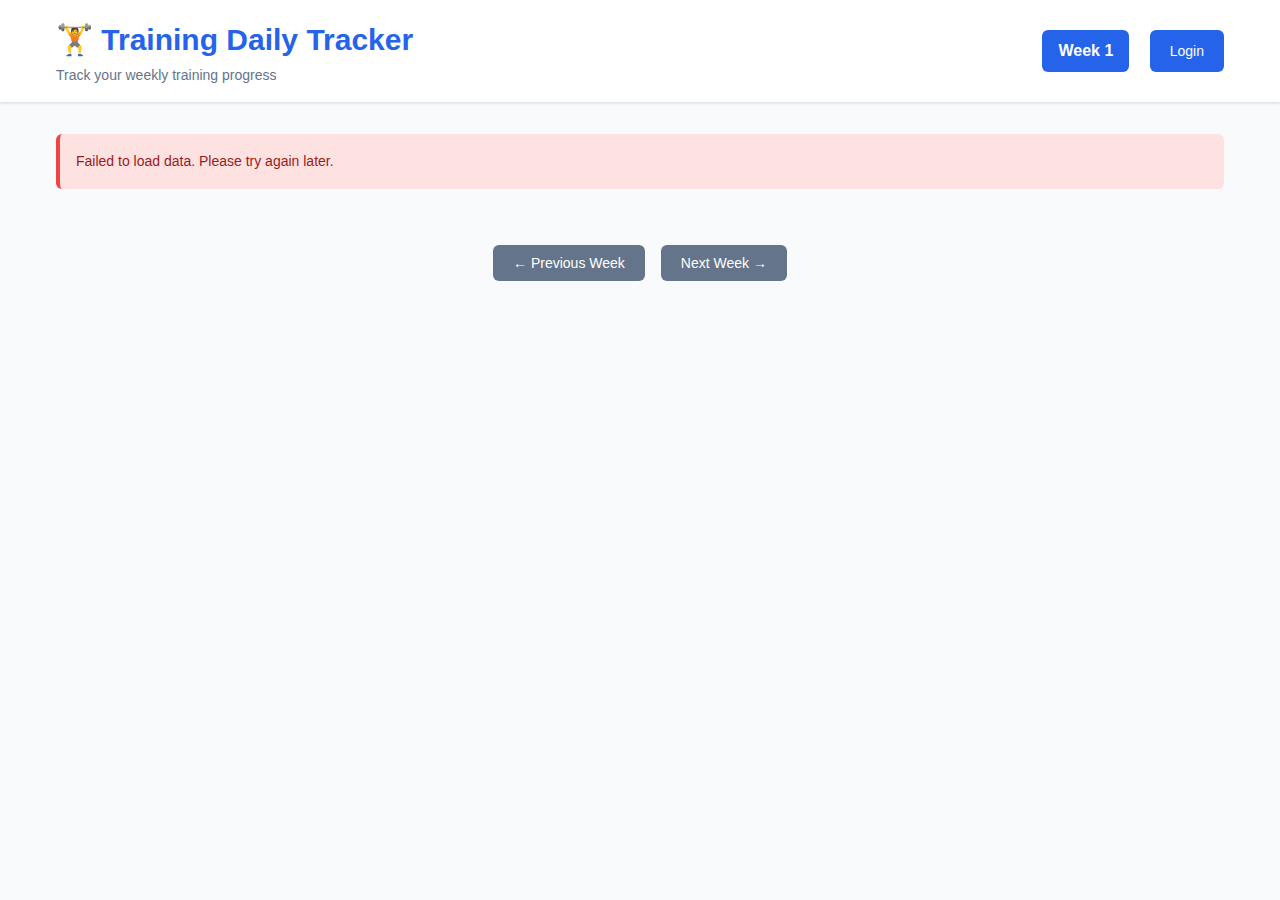
<file: index.html>
<!DOCTYPE html>
<html lang="es">
<head>
    <meta charset="UTF-8">
    <meta name="viewport" content="width=device-width, initial-scale=1.0">
    <title>Training Daily Tracker - Home</title>
    <link rel="stylesheet" href="css/styles.css">
</head>
<body>
    <!-- Header -->
    <header>
        <div class="container">
            <div class="header-content">
                <div>
                    <h1>🏋️ Training Daily Tracker</h1>
                    <p style="color: var(--text-secondary); font-size: 0.875rem;">Track your weekly training progress</p>
                </div>
                <div>
                    <span class="week-badge">Week <span id="currentWeek">1</span></span>
                    <a href="login.html" class="btn btn-primary" style="margin-left: 1rem;">Login</a>
                </div>
            </div>
        </div>
    </header>

    <!-- Main Content -->
    <main class="container">
        <!-- Loading Indicator -->
        <div id="loadingIndicator" class="hidden">
            <div style="text-align: center; padding: 2rem;">
                <div class="loading loading-large"></div>
                <p style="margin-top: 1rem; color: var(--text-secondary);">Loading exercises...</p>
            </div>
        </div>

        <!-- Error Message -->
        <div id="errorMessage" class="message message-error hidden"></div>

        <!-- Weekly Schedule -->
        <div id="weeklySchedule" class="weekly-schedule">
            <!-- Days will be inserted here by JavaScript -->
        </div>

        <!-- Week Navigation -->
        <div class="week-navigation">
            <button id="prevWeekBtn" class="btn btn-secondary">← Previous Week</button>
            <button id="nextWeekBtn" class="btn btn-secondary">Next Week →</button>
        </div>
    </main>

    <!-- Scripts -->
    <script src="js/api.js"></script>
    <script src="js/auth.js"></script>
    <script src="js/home.js"></script>
</body>
</html>
</file>
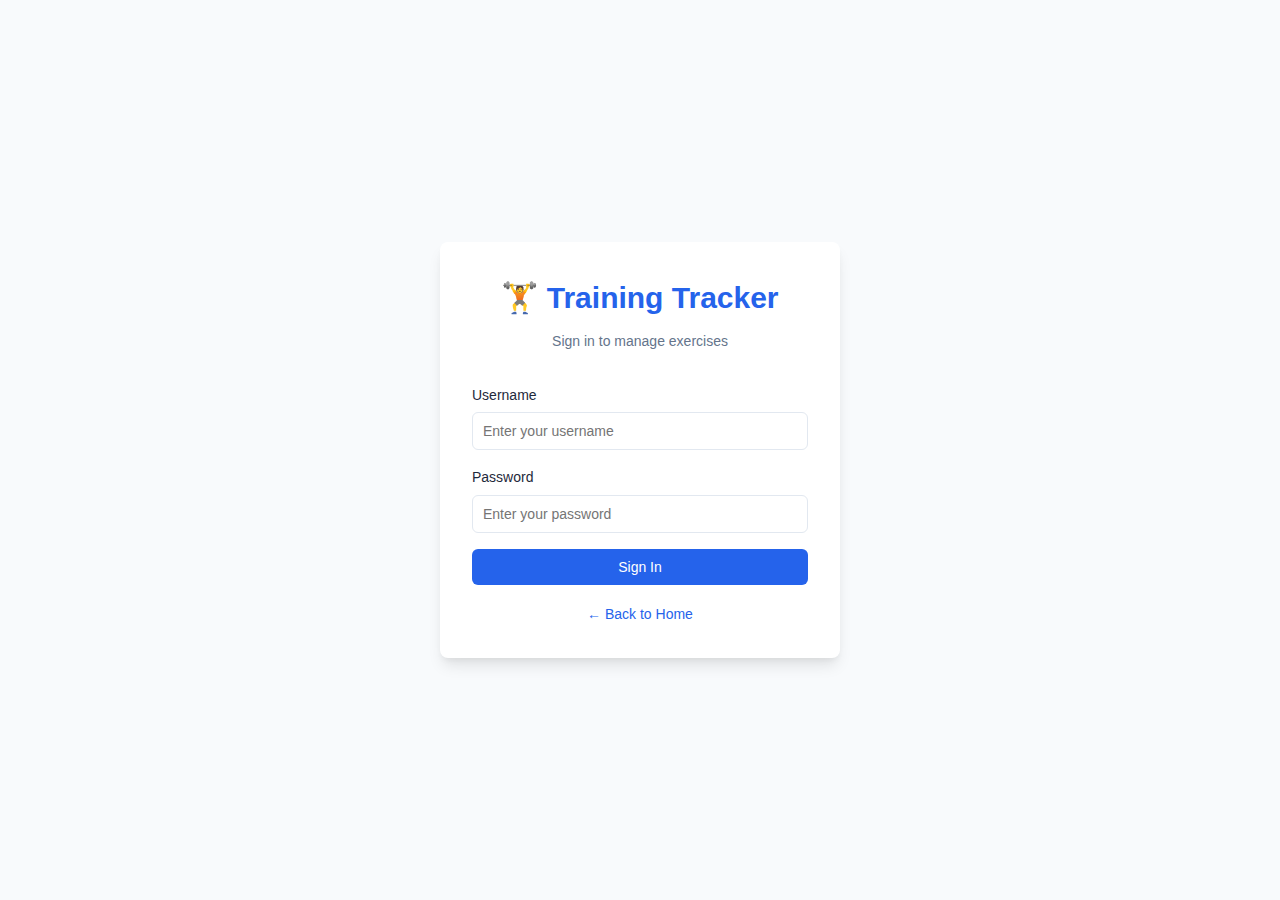
<file: admin.html>
<!DOCTYPE html>
<html lang="es">
<head>
    <meta charset="UTF-8">
    <meta name="viewport" content="width=device-width, initial-scale=1.0">
    <title>Admin Dashboard - Training Daily Tracker</title>
    <link rel="stylesheet" href="css/styles.css">
</head>
<body>
    <!-- Header -->
    <header>
        <div class="container">
            <div class="admin-header">
                <h1>🏋️ Admin Dashboard</h1>
                <button onclick="logout()" class="btn btn-danger">Logout</button>
            </div>
        </div>
    </header>

    <!-- Main Content -->
    <main class="container">
        <!-- Messages -->
        <div id="successMessage" class="message message-success hidden"></div>
        <div id="errorMessage" class="message message-error hidden"></div>

        <!-- Exercise Form -->
        <div class="form-section">
            <h2 id="formTitle">Add New Exercise</h2>
            <form id="exerciseForm">
                <input type="hidden" id="exerciseId" value="">
                
                <div class="form-row">
                    <div class="form-group">
                        <label for="exerciseName">Exercise Name *</label>
                        <input 
                            type="text" 
                            id="exerciseName" 
                            name="name" 
                            required 
                            placeholder="e.g., Bench Press"
                        >
                    </div>

                    <div class="form-group">
                        <label for="exerciseWeight">Weight (lb or plates) *</label>
                        <input 
                            type="number" 
                            id="exerciseWeight" 
                            name="weight" 
                            required 
                            min="0" 
                            step="0.5"
                            placeholder="e.g., 80"
                        >
                    </div>

                    <div class="form-group">
                        <label for="exerciseMaxReps">Max Reps *</label>
                        <input 
                            type="number" 
                            id="exerciseMaxReps" 
                            name="maxReps" 
                            required 
                            min="1"
                            placeholder="e.g., 10"
                        >
                    </div>

                    <div class="form-group">
                        <label for="exerciseMuscle">Muscle Group *</label>
                        <select id="exerciseMuscle" name="muscleId" required>
                            <option value="">Select muscle group</option>
                            <option value="1">Pecho (Chest)</option>
                            <option value="2">Pierna (Legs)</option>
                            <option value="3">Hombro (Shoulders)</option>
                            <option value="4">Bíceps</option>
                            <option value="5">Espalda (Back)</option>
                            <option value="6">Tríceps</option>
                            <option value="7">Abs</option>
                            <option value="8">Traps</option>
                        </select>
                    </div>
                </div>

                <div class="form-actions">
                    <button type="button" id="cancelBtn" class="btn btn-secondary hidden">Cancel</button>
                    <button type="submit" id="submitBtn" class="btn btn-success">
                        <span id="submitBtnText">Add Exercise</span>
                        <span id="submitBtnLoading" class="loading hidden"></span>
                    </button>
                </div>
            </form>
        </div>

        <!-- Exercises Table -->
        <div class="card">
            <div class="card-header">
                <h2>All Exercises</h2>
            </div>

            <div id="loadingIndicator" class="hidden">
                <div style="text-align: center; padding: 2rem;">
                    <div class="loading loading-large"></div>
                    <p style="margin-top: 1rem; color: var(--text-secondary);">Loading exercises...</p>
                </div>
            </div>

            <div id="tableContainer" class="table-container">
                <table>
                    <thead>
                        <tr>
                            <th>ID</th>
                            <th>Name</th>
                            <th>Weight (lb or plates)</th>
                            <th>Max Reps</th>
                            <th>Muscle Group</th>
                            <th>Actions</th>
                        </tr>
                    </thead>
                    <tbody id="exercisesTableBody">
                        <!-- Rows will be inserted here by JavaScript -->
                    </tbody>
                </table>
            </div>
        </div>
    </main>

    <!-- Delete Confirmation Modal -->
    <div id="deleteModal" class="modal hidden">
        <div class="modal-content">
            <div class="modal-header">
                <h3>Confirm Delete</h3>
            </div>
            <p>Are you sure you want to delete this exercise? This action cannot be undone.</p>
            <div class="modal-actions">
                <button onclick="closeDeleteModal()" class="btn btn-secondary">Cancel</button>
                <button onclick="confirmDelete()" class="btn btn-danger">
                    <span id="deleteBtnText">Delete</span>
                    <span id="deleteBtnLoading" class="loading hidden"></span>
                </button>
            </div>
        </div>
    </div>

    <!-- Scripts -->
    <script src="js/constants.js"></script>
    <script src="js/api.js"></script>
    <script src="js/auth.js"></script>
    <script src="js/admin.js"></script>
</body>
</html>
</file>
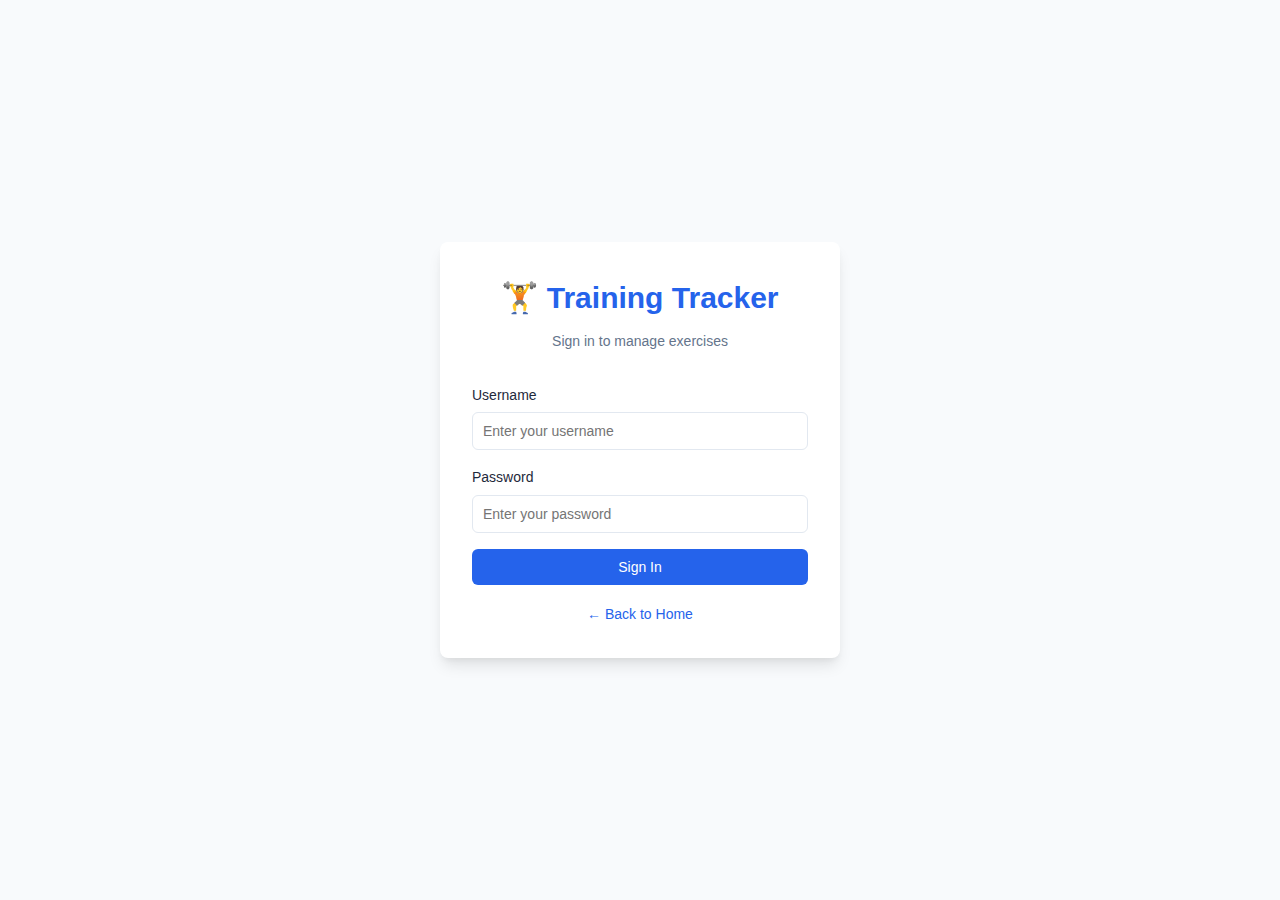
<file: login.html>
<!DOCTYPE html>
<html lang="es">
<head>
    <meta charset="UTF-8">
    <meta name="viewport" content="width=device-width, initial-scale=1.0">
    <title>Login - Training Daily Tracker</title>
    <link rel="stylesheet" href="css/styles.css">
</head>
<body>
    <div class="login-container">
        <div class="login-card">
            <div class="login-header">
                <h1>🏋️ Training Tracker</h1>
                <p>Sign in to manage exercises</p>
            </div>

            <!-- Error Message -->
            <div id="errorMessage" class="message message-error hidden"></div>

            <!-- Login Form -->
            <form id="loginForm">
                <div class="form-group">
                    <label for="username">Username</label>
                    <input 
                        type="text" 
                        id="username" 
                        name="username" 
                        required 
                        autocomplete="username"
                        placeholder="Enter your username"
                    >
                </div>

                <div class="form-group">
                    <label for="password">Password</label>
                    <input 
                        type="password" 
                        id="password" 
                        name="password" 
                        required 
                        autocomplete="current-password"
                        placeholder="Enter your password"
                    >
                </div>

                <button type="submit" class="btn btn-primary" id="loginBtn" style="width: 100%;">
                    <span id="loginBtnText">Sign In</span>
                    <span id="loginBtnLoading" class="loading hidden"></span>
                </button>
            </form>

            <div class="back-link">
                <a href="index.html">← Back to Home</a>
            </div>
        </div>
    </div>

    <!-- Scripts -->
    <script src="js/api.js"></script>
    <script src="js/auth.js"></script>
    <script>
        // DOM Elements
        const loginForm = document.getElementById('loginForm');
        const usernameInput = document.getElementById('username');
        const passwordInput = document.getElementById('password');
        const loginBtn = document.getElementById('loginBtn');
        const loginBtnText = document.getElementById('loginBtnText');
        const loginBtnLoading = document.getElementById('loginBtnLoading');
        const errorMessageEl = document.getElementById('errorMessage');

        /**
         * Check if already authenticated
         */
        function checkAuth() {
            if (isAuthenticated()) {
                window.location.href = 'admin.html';
            }
        }

        /**
         * Handle login form submission
         */
        async function handleLogin(e) {
            e.preventDefault();

            // Get form values
            const username = usernameInput.value.trim();
            const password = passwordInput.value.trim();

            // Validate inputs
            if (!username || !password) {
                showError('Please enter both username and password');
                return;
            }

            // Show loading state
            setLoading(true);
            hideError();

            try {
                // Call login API
                const token = await login(username, password);

                // Save token
                saveToken(token);

                // Show success and redirect
                showSuccess('Login successful! Redirecting...');
                
                setTimeout(() => {
                    window.location.href = 'admin.html';
                }, 1000);

            } catch (error) {
                showError('Invalid username or password. Please try again.');
                console.error('Login error:', error);
            } finally {
                setLoading(false);
            }
        }

        /**
         * Set loading state
         */
        function setLoading(isLoading) {
            if (isLoading) {
                loginBtn.disabled = true;
                loginBtnText.classList.add('hidden');
                loginBtnLoading.classList.remove('hidden');
            } else {
                loginBtn.disabled = false;
                loginBtnText.classList.remove('hidden');
                loginBtnLoading.classList.add('hidden');
            }
        }

        /**
         * Show error message
         */
        function showError(message) {
            errorMessageEl.textContent = message;
            errorMessageEl.classList.remove('hidden');
        }

        /**
         * Hide error message
         */
        function hideError() {
            errorMessageEl.classList.add('hidden');
        }

        /**
         * Show success message
         */
        function showSuccess(message) {
            // Convert error div to success
            errorMessageEl.className = 'message message-success';
            errorMessageEl.textContent = message;
            errorMessageEl.classList.remove('hidden');
        }

        // Event listeners
        loginForm.addEventListener('submit', handleLogin);

        // Check authentication on page load
        document.addEventListener('DOMContentLoaded', checkAuth);
    </script>
</body>
</html>
</file>
<file: css/styles.css>
/* ===========================
   CSS Reset & Base Styles
   =========================== */
* {
    margin: 0;
    padding: 0;
    box-sizing: border-box;
}

:root {
    /* Color Palette */
    --primary-color: #2563eb;
    --primary-hover: #1d4ed8;
    --secondary-color: #64748b;
    --success-color: #10b981;
    --danger-color: #ef4444;
    --warning-color: #f59e0b;
    --background: #f8fafc;
    --surface: #ffffff;
    --text-primary: #1e293b;
    --text-secondary: #64748b;
    --border-color: #e2e8f0;
    --shadow: 0 1px 3px 0 rgba(0, 0, 0, 0.1), 0 1px 2px 0 rgba(0, 0, 0, 0.06);
    --shadow-lg: 0 10px 15px -3px rgba(0, 0, 0, 0.1), 0 4px 6px -2px rgba(0, 0, 0, 0.05);
}

body {
    font-family: -apple-system, BlinkMacSystemFont, 'Segoe UI', 'Roboto', 'Oxygen',
        'Ubuntu', 'Cantarell', 'Fira Sans', 'Droid Sans', 'Helvetica Neue',
        sans-serif;
    -webkit-font-smoothing: antialiased;
    -moz-osx-font-smoothing: grayscale;
    background-color: var(--background);
    color: var(--text-primary);
    line-height: 1.6;
}

/* ===========================
   Layout Components
   =========================== */
.container {
    max-width: 1200px;
    margin: 0 auto;
    padding: 0 1rem;
}

header {
    background: var(--surface);
    box-shadow: var(--shadow);
    padding: 1rem 0;
    margin-bottom: 2rem;
}

.header-content {
    display: flex;
    justify-content: space-between;
    align-items: center;
    flex-wrap: wrap;
    gap: 1rem;
}

h1 {
    font-size: 1.875rem;
    font-weight: 700;
    color: var(--primary-color);
}

h2 {
    font-size: 1.5rem;
    font-weight: 600;
    margin-bottom: 1rem;
}

h3 {
    font-size: 1.25rem;
    font-weight: 600;
    margin-bottom: 0.75rem;
}

/* ===========================
   Buttons
   =========================== */
.btn {
    display: inline-block;
    padding: 0.625rem 1.25rem;
    font-size: 0.875rem;
    font-weight: 500;
    text-align: center;
    text-decoration: none;
    border: none;
    border-radius: 0.375rem;
    cursor: pointer;
    transition: all 0.2s ease;
    white-space: nowrap;
}

.btn:disabled {
    opacity: 0.5;
    cursor: not-allowed;
}

.btn-primary {
    background-color: var(--primary-color);
    color: white;
}

.btn-primary:hover:not(:disabled) {
    background-color: var(--primary-hover);
}

.btn-secondary {
    background-color: var(--secondary-color);
    color: white;
}

.btn-secondary:hover:not(:disabled) {
    background-color: #475569;
}

.btn-success {
    background-color: var(--success-color);
    color: white;
}

.btn-success:hover:not(:disabled) {
    background-color: #059669;
}

.btn-danger {
    background-color: var(--danger-color);
    color: white;
}

.btn-danger:hover:not(:disabled) {
    background-color: #dc2626;
}

.btn-small {
    padding: 0.375rem 0.75rem;
    font-size: 0.75rem;
}

/* ===========================
   Forms
   =========================== */
.form-group {
    margin-bottom: 1rem;
}

label {
    display: block;
    margin-bottom: 0.375rem;
    font-weight: 500;
    color: var(--text-primary);
    font-size: 0.875rem;
}

input[type="text"],
input[type="password"],
input[type="number"],
select {
    width: 100%;
    padding: 0.625rem;
    border: 1px solid var(--border-color);
    border-radius: 0.375rem;
    font-size: 0.875rem;
    transition: border-color 0.2s ease;
}

input[type="text"]:focus,
input[type="password"]:focus,
input[type="number"]:focus,
select:focus {
    outline: none;
    border-color: var(--primary-color);
    box-shadow: 0 0 0 3px rgba(37, 99, 235, 0.1);
}

.form-row {
    display: grid;
    grid-template-columns: repeat(auto-fit, minmax(200px, 1fr));
    gap: 1rem;
}

/* ===========================
   Tables
   =========================== */
.table-container {
    overflow-x: auto;
    background: var(--surface);
    border-radius: 0.5rem;
    box-shadow: var(--shadow);
}

table {
    width: 100%;
    border-collapse: collapse;
}

thead {
    background-color: var(--background);
}

th {
    padding: 0.75rem 1rem;
    text-align: left;
    font-weight: 600;
    font-size: 0.875rem;
    color: var(--text-secondary);
    text-transform: uppercase;
    letter-spacing: 0.05em;
}

td {
    padding: 0.75rem 1rem;
    border-top: 1px solid var(--border-color);
    font-size: 0.875rem;
}

tbody tr:hover {
    background-color: var(--background);
}

.action-buttons {
    display: flex;
    gap: 0.5rem;
}

/* ===========================
   Cards
   =========================== */
.card {
    background: var(--surface);
    border-radius: 0.5rem;
    box-shadow: var(--shadow);
    padding: 1.5rem;
    margin-bottom: 1.5rem;
}

.card-header {
    margin-bottom: 1rem;
    padding-bottom: 1rem;
    border-bottom: 1px solid var(--border-color);
}

/* ===========================
   Week Badge
   =========================== */
.week-badge {
    display: inline-block;
    background-color: var(--primary-color);
    color: white;
    padding: 0.5rem 1rem;
    border-radius: 0.375rem;
    font-weight: 600;
    font-size: 1rem;
}

/* ===========================
   Weekly Schedule Grid
   =========================== */
.weekly-schedule {
    display: grid;
    grid-template-columns: repeat(auto-fit, minmax(300px, 1fr));
    gap: 1rem;
    margin: 1.5rem 0;
}

.day-card {
    background: var(--surface);
    border-radius: 0.5rem;
    box-shadow: var(--shadow);
    padding: 1rem;
    border-top: 4px solid var(--primary-color);
}

.day-header {
    font-size: 1.125rem;
    font-weight: 600;
    color: var(--primary-color);
    margin-bottom: 1rem;
    padding-bottom: 0.5rem;
    border-bottom: 2px solid var(--border-color);
}

.muscle-group {
    margin-bottom: 1rem;
}

.muscle-group-title {
    font-size: 0.875rem;
    font-weight: 600;
    color: var(--text-secondary);
    text-transform: uppercase;
    margin-bottom: 0.5rem;
}

.exercise-item {
    background: var(--background);
    padding: 0.75rem;
    border-radius: 0.375rem;
    margin-bottom: 0.5rem;
    border-left: 3px solid var(--primary-color);
}

.exercise-name {
    font-weight: 600;
    color: var(--text-primary);
    margin-bottom: 0.25rem;
}

.exercise-details {
    font-size: 0.813rem;
    color: var(--text-secondary);
}

.no-exercises {
    color: var(--text-secondary);
    font-style: italic;
    font-size: 0.875rem;
}

/* ===========================
   Navigation
   =========================== */
.week-navigation {
    display: flex;
    justify-content: center;
    gap: 1rem;
    margin: 2rem 0;
    flex-wrap: wrap;
}

/* ===========================
   Messages & Alerts
   =========================== */
.message {
    padding: 1rem;
    border-radius: 0.375rem;
    margin-bottom: 1rem;
    font-size: 0.875rem;
}

.message-success {
    background-color: #d1fae5;
    color: #065f46;
    border-left: 4px solid var(--success-color);
}

.message-error {
    background-color: #fee2e2;
    color: #991b1b;
    border-left: 4px solid var(--danger-color);
}

.message-info {
    background-color: #dbeafe;
    color: #1e40af;
    border-left: 4px solid var(--primary-color);
}

/* ===========================
   Loading Spinner
   =========================== */
.loading {
    display: inline-block;
    width: 1.25rem;
    height: 1.25rem;
    border: 3px solid rgba(255, 255, 255, 0.3);
    border-radius: 50%;
    border-top-color: white;
    animation: spin 0.8s linear infinite;
}

.loading-overlay {
    position: fixed;
    top: 0;
    left: 0;
    right: 0;
    bottom: 0;
    background: rgba(0, 0, 0, 0.5);
    display: flex;
    justify-content: center;
    align-items: center;
    z-index: 9999;
}

.loading-large {
    width: 3rem;
    height: 3rem;
    border: 4px solid rgba(255, 255, 255, 0.3);
    border-top-color: white;
}

@keyframes spin {
    to {
        transform: rotate(360deg);
    }
}

.hidden {
    display: none !important;
}

/* ===========================
   Login Page
   =========================== */
.login-container {
    min-height: 100vh;
    display: flex;
    align-items: center;
    justify-content: center;
    padding: 1rem;
}

.login-card {
    width: 100%;
    max-width: 400px;
    background: var(--surface);
    padding: 2rem;
    border-radius: 0.5rem;
    box-shadow: var(--shadow-lg);
}

.login-header {
    text-align: center;
    margin-bottom: 2rem;
}

.login-header h1 {
    margin-bottom: 0.5rem;
}

.login-header p {
    color: var(--text-secondary);
    font-size: 0.875rem;
}

.back-link {
    text-align: center;
    margin-top: 1rem;
}

.back-link a {
    color: var(--primary-color);
    text-decoration: none;
    font-size: 0.875rem;
}

.back-link a:hover {
    text-decoration: underline;
}

/* ===========================
   Admin Page
   =========================== */
.admin-header {
    display: flex;
    justify-content: space-between;
    align-items: center;
    margin-bottom: 2rem;
    flex-wrap: wrap;
    gap: 1rem;
}

.form-section {
    background: var(--surface);
    padding: 1.5rem;
    border-radius: 0.5rem;
    box-shadow: var(--shadow);
    margin-bottom: 2rem;
}

.form-actions {
    display: flex;
    gap: 0.5rem;
    justify-content: flex-end;
    margin-top: 1rem;
}

/* ===========================
   Modal
   =========================== */
.modal {
    position: fixed;
    top: 0;
    left: 0;
    right: 0;
    bottom: 0;
    background: rgba(0, 0, 0, 0.5);
    display: flex;
    justify-content: center;
    align-items: center;
    z-index: 1000;
    padding: 1rem;
}

.modal-content {
    background: var(--surface);
    padding: 2rem;
    border-radius: 0.5rem;
    max-width: 500px;
    width: 100%;
    box-shadow: var(--shadow-lg);
}

.modal-header {
    margin-bottom: 1.5rem;
}

.modal-actions {
    display: flex;
    gap: 0.5rem;
    justify-content: flex-end;
    margin-top: 1.5rem;
}

/* ===========================
   Responsive Design
   =========================== */
@media (max-width: 768px) {
    h1 {
        font-size: 1.5rem;
    }

    .weekly-schedule {
        grid-template-columns: 1fr;
    }

    .header-content {
        flex-direction: column;
        align-items: flex-start;
    }

    .table-container {
        font-size: 0.813rem;
    }

    th, td {
        padding: 0.5rem;
    }

    .action-buttons {
        flex-direction: column;
    }

    .form-row {
        grid-template-columns: 1fr;
    }
}

@media (max-width: 480px) {
    .btn {
        width: 100%;
    }

    .week-navigation {
        flex-direction: column;
    }

    .week-navigation .btn {
        width: 100%;
    }
}

/* ===========================
   Utility Classes
   =========================== */
.text-center {
    text-align: center;
}

.mb-1 {
    margin-bottom: 0.5rem;
}

.mb-2 {
    margin-bottom: 1rem;
}

.mb-3 {
    margin-bottom: 1.5rem;
}

.mt-1 {
    margin-top: 0.5rem;
}

.mt-2 {
    margin-top: 1rem;
}

.mt-3 {
    margin-top: 1.5rem;
}
</file>
